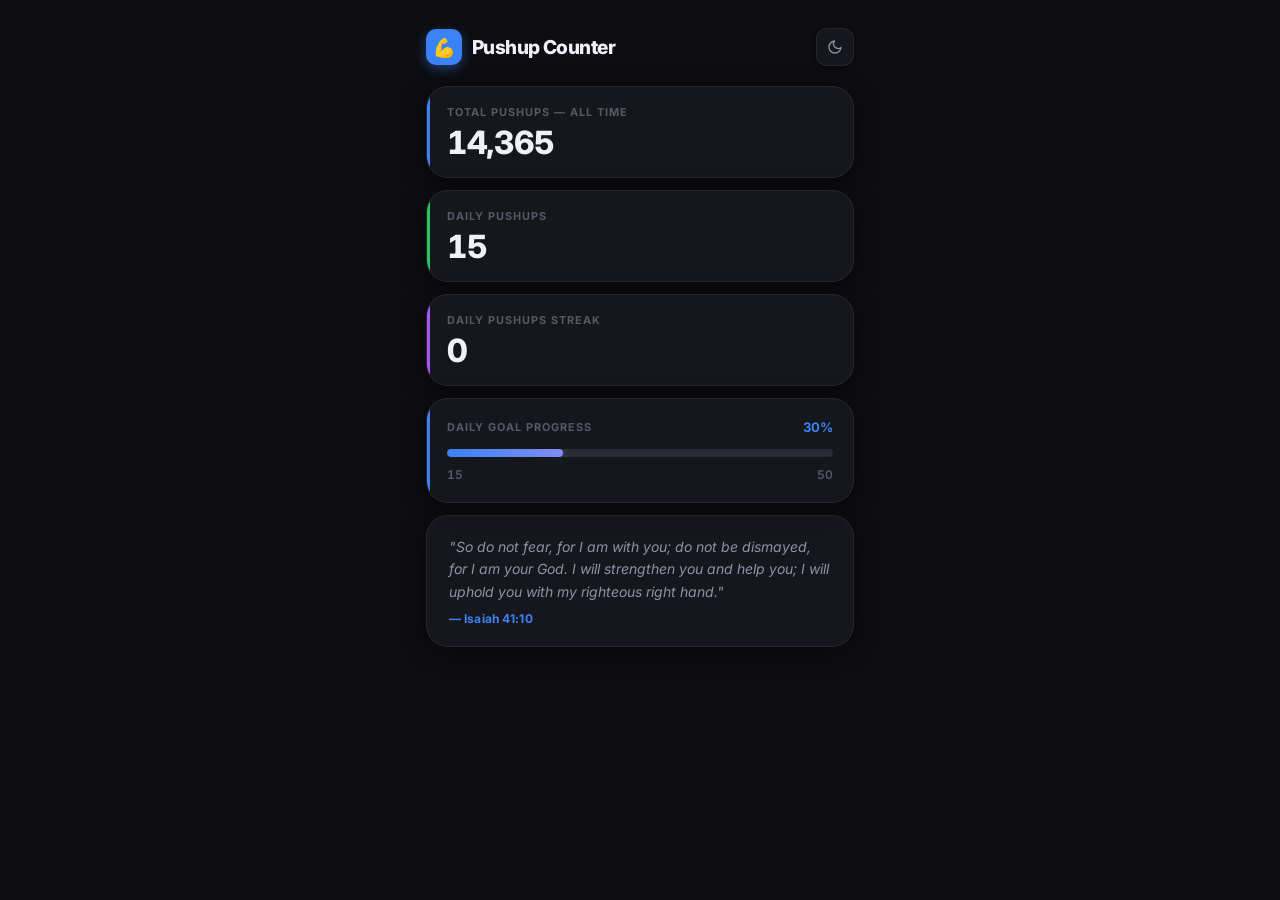
<file: index.html>
<!DOCTYPE html>
<html lang="en" data-theme="dark">
<head>
  <meta charset="UTF-8">
  <meta name="viewport" content="width=device-width, initial-scale=1.0">
  <title>Matthew // Pushup Counter</title>
  <link rel="preconnect" href="https://fonts.googleapis.com">
  <link rel="preconnect" href="https://fonts.gstatic.com" crossorigin>
  <link href="https://fonts.googleapis.com/css2?family=Inter:wght@300;400;500;600;700;800&display=swap" rel="stylesheet">
  <link rel="stylesheet" href="styles.css">
</head>
<body>
  <div class="app">

    <header>
      <div class="logo">
        <div class="logo-icon">💪</div>
        <span>Pushup Counter</span>
      </div>
      <div class="header-controls">
        <button class="icon-btn" id="theme-toggle" title="Toggle theme">
          <svg width="16" height="16" viewBox="0 0 24 24" fill="none" stroke="currentColor" stroke-width="2" stroke-linecap="round" stroke-linejoin="round">
            <path d="M21 12.79A9 9 0 1 1 11.21 3 7 7 0 0 0 21 12.79z"/>
          </svg>
        </button>
      </div>
    </header>

    <div class="stat-card" style="--accent-color: #3B82F6;">
      <div class="stat-label">Total Pushups — All Time</div>
      <div class="stat-value" id="stat-total">—</div>
    </div>

    <div class="stat-card" style="--accent-color: #22C55E;">
      <div class="stat-label">Daily Pushups</div>
      <div class="stat-value" id="stat-today">—</div>
    </div>

    <div class="stat-card" style="--accent-color: #A855F7;">
      <div class="stat-label">Daily Pushups Streak</div>
      <div class="stat-value" id="stat-streak">—<span class="stat-unit">Day</span></div>
    </div>

    <div class="progress-card">
      <div class="progress-header">
        <span class="progress-label">Daily Goal Progress</span>
        <span class="progress-pct" id="progress-pct">0%</span>
      </div>
      <div class="progress-track">
        <div class="progress-fill" id="progress-fill"></div>
      </div>
      <div class="progress-range">
        <span id="progress-range-start">0</span>
        <span id="progress-range-end">200</span>
      </div>
    </div>

    <div class="quote-card">
      <p class="quote-text" id="quote-text"></p>
      <span class="quote-author" id="quote-author"></span>
    </div>

  </div>

  <script src="app.js"></script>
</body>
</html>
</file>
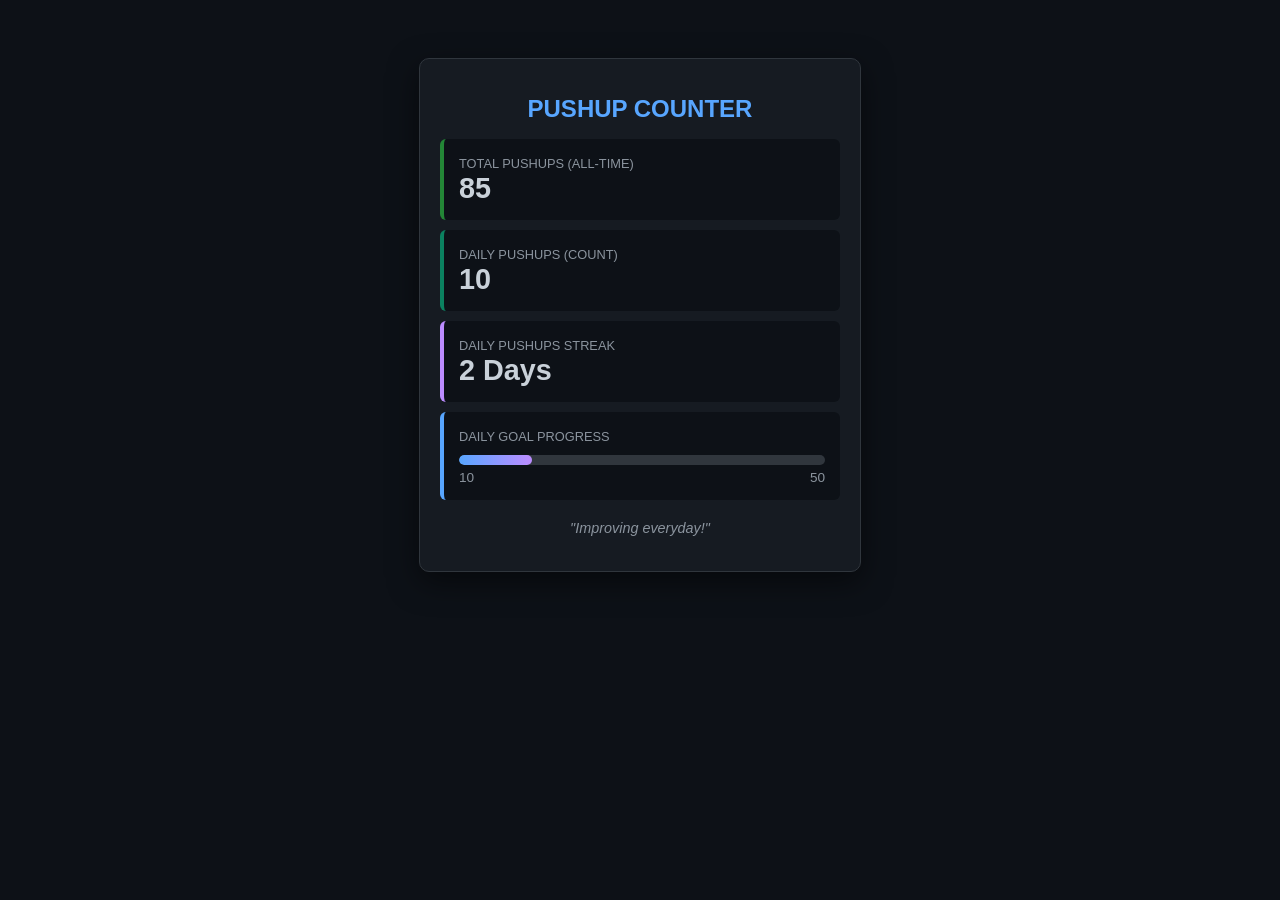
<file: pushupcounter.html>
<!DOCTYPE html>
<html lang="en">
<head>
    <meta charset="UTF-8">
    <title>Matthew // Pushup Counter</title>
    <style>
        body {
            background-color: #0d1117;
            color: #c9d1d9;
            font-family: 'Segoe UI', Tahoma, Geneva, Verdana, sans-serif;
            display: flex;
            justify-content: center;
            padding: 50px;
        }
        .container {
            width: 400px;
            background: #161b22;
            padding: 20px;
            border-radius: 10px;
            border: 1px solid #30363d;
            box-shadow: 0 10px 30px rgba(0,0,0,0.5);
        }
        h1 { color: #58a6ff; text-align: center; font-size: 1.5rem; }
        .stat-box {
            background: #0d1117;
            padding: 15px;
            margin: 10px 0;
            border-radius: 6px;
            border-left: 4px solid #238636;
        }
        .label { font-size: 0.8rem; color: #8b949e; text-transform: uppercase; }
        .value { font-size: 1.8rem; font-weight: bold; display: block; }
        
        /* Progress Bar Styles */
        .percentage-bar {
            height: 10px;
            background: #30363d;
            border-radius: 5px;
            margin-top: 10px;
            overflow: hidden;
        }
        .percentage-fill {
            height: 100%;
            width: 0%; /* Starts at 0, JS will update this */
            background: linear-gradient(90deg, #58a6ff, #bc8cff);
            border-radius: 5px;
            transition: width 0.5s ease-in-out; /* Makes the bar slide smoothly */
        }
        
        /* The alignment fix you asked for */
        .progress-labels {
            display: flex;
            justify-content: space-between;
            margin-top: 5px;
            font-size: 0.85rem;
            color: #8b949e;
        }

        .quote { font-style: italic; font-size: 0.9rem; color: #8b949e; text-align: center; margin-top: 20px; }
    </style>
</head>
<body>

<div class="container">
    <h1>PUSHUP COUNTER</h1>
    
    <div class="stat-box">
        <span class="label">Total Pushups (All-Time)</span>
        <span class="value">85</span> 
    </div>

    <div class="stat-box" style="border-left-color: #0b8160;">
        <span class="label">Daily Pushups (Count)</span>
        <span class="value" id="current-count">10</span>
    </div>

    <div class="stat-box" style="border-left-color: #bc8cff;">
        <span class="label">Daily Pushups Streak</span>
        <span class="value">2 Days</span>
    </div>

    <div class="stat-box" style="border-left-color: #58a6ff;">
        <span class="label">Daily Goal Progress</span>
        <div class="percentage-bar">
            <div class="percentage-fill" id="progress-fill"></div>
        </div>
        <div class="progress-labels">
            <span id="start-val">0</span>
            <span id="goal-val">50</span> </div>
    </div>

    <p class="quote">"Improving everyday!"</p>
</div>

<script>
    // 1. Get the numbers from the HTML
    const current = parseInt(document.getElementById('current-count').innerText);
    const goal = parseInt(document.getElementById('goal-val').innerText);
    
    // 2. Calculate the percentage
    // Formula: (Current / Goal) * 100
    let percentage = (current / goal) * 100;
    
    // 3. Cap it at 100% so the bar doesn't break the container
    if (percentage > 100) percentage = 100;

    // 4. Update the width of the bar and the "0" label to show current progress
    document.getElementById('progress-fill').style.width = percentage + "%";
    document.getElementById('start-val').innerText = current;
</script>

</body>
</html>
</file>
<file: styles.css>
*, *::before, *::after {
  box-sizing: border-box;
  margin: 0;
  padding: 0;
}

:root {
  --accent: #3B82F6;
  --accent-rgb: 59, 130, 246;
}

[data-theme="dark"] {
  --bg: #0D0D12;
  --surface: #16161D;
  --surface-2: #1E1E27;
  --surface-3: #2A2A36;
  --surface-4: #36364A;
  --text: #F0F0F8;
  --text-2: #9090A8;
  --text-3: #58586A;
  --border: rgba(255, 255, 255, 0.07);
  --shadow-sm: 0 1px 4px rgba(0, 0, 0, 0.4);
  --shadow-md: 0 4px 24px rgba(0, 0, 0, 0.45);
  --shadow-lg: 0 12px 48px rgba(0, 0, 0, 0.6);
}

[data-theme="light"] {
  --bg: #F0F4FF;
  --surface: #FFFFFF;
  --surface-2: #E8EEFF;
  --surface-3: #D8E3FF;
  --surface-4: #C4D4FF;
  --text: #18181F;
  --text-2: #5A5A70;
  --text-3: #ABABC0;
  --border: rgba(0, 0, 0, 0.07);
  --shadow-sm: 0 1px 4px rgba(0, 0, 0, 0.05);
  --shadow-md: 0 4px 24px rgba(0, 0, 0, 0.09);
  --shadow-lg: 0 12px 48px rgba(0, 0, 0, 0.14);
}

body {
  font-family: 'Inter', -apple-system, BlinkMacSystemFont, sans-serif;
  background: var(--bg);
  color: var(--text);
  min-height: 100vh;
  -webkit-font-smoothing: antialiased;
  transition: background 0.35s ease, color 0.35s ease;
}

.app {
  max-width: 460px;
  margin: 0 auto;
  padding: 28px 16px 60px;
  display: flex;
  flex-direction: column;
  gap: 12px;
}

/* ── Header ── */

header {
  display: flex;
  align-items: center;
  justify-content: space-between;
  margin-bottom: 8px;
}

.logo {
  display: flex;
  align-items: center;
  gap: 10px;
  font-size: 1.2rem;
  font-weight: 800;
  letter-spacing: -0.03em;
  color: var(--text);
  user-select: none;
}

.logo-icon {
  width: 36px;
  height: 36px;
  background: var(--accent);
  border-radius: 10px;
  display: flex;
  align-items: center;
  justify-content: center;
  font-size: 18px;
  box-shadow: 0 4px 12px rgba(var(--accent-rgb), 0.4);
  flex-shrink: 0;
}

.header-controls {
  display: flex;
  gap: 8px;
}

.icon-btn {
  width: 38px;
  height: 38px;
  border-radius: 11px;
  border: 1px solid var(--border);
  background: var(--surface);
  color: var(--text-2);
  cursor: pointer;
  display: flex;
  align-items: center;
  justify-content: center;
  transition: all 0.2s ease;
  box-shadow: var(--shadow-sm);
  flex-shrink: 0;
}

.icon-btn:hover {
  background: var(--surface-2);
  color: var(--text);
  border-color: rgba(var(--accent-rgb), 0.3);
}

/* ── Stat Card ── */

.stat-card {
  background: var(--surface);
  border-radius: 22px;
  padding: 18px 20px;
  border: 1px solid var(--border);
  box-shadow: var(--shadow-md);
  position: relative;
  overflow: hidden;
  transition: border-color 0.2s ease;
}

.stat-card::before {
  content: '';
  position: absolute;
  left: 0;
  top: 0;
  bottom: 0;
  width: 3px;
  background: var(--accent-color, var(--accent));
  border-radius: 3px 0 0 3px;
}

.stat-card:hover {
  border-color: rgba(var(--accent-rgb), 0.2);
}

.stat-label {
  font-size: 0.68rem;
  font-weight: 700;
  color: var(--text-3);
  text-transform: uppercase;
  letter-spacing: 0.09em;
  margin-bottom: 8px;
}

.stat-value {
  font-size: 2rem;
  font-weight: 800;
  letter-spacing: -0.04em;
  line-height: 1;
  color: var(--text);
  font-variant-numeric: tabular-nums;
}

.stat-unit {
  font-size: 0.85rem;
  font-weight: 600;
  color: var(--text-3);
  margin-left: 4px;
  letter-spacing: 0;
}

/* ── Progress Card ── */

.progress-card {
  background: var(--surface);
  border-radius: 22px;
  padding: 20px;
  border: 1px solid var(--border);
  box-shadow: var(--shadow-md);
  position: relative;
  overflow: hidden;
}

.progress-card::before {
  content: '';
  position: absolute;
  left: 0;
  top: 0;
  bottom: 0;
  width: 3px;
  background: var(--accent);
  border-radius: 3px 0 0 3px;
}

.progress-header {
  display: flex;
  align-items: center;
  justify-content: space-between;
  margin-bottom: 14px;
}

.progress-label {
  font-size: 0.68rem;
  font-weight: 700;
  color: var(--text-3);
  text-transform: uppercase;
  letter-spacing: 0.09em;
}

.progress-pct {
  font-size: 0.82rem;
  font-weight: 700;
  color: var(--accent);
}

.progress-track {
  height: 8px;
  background: var(--surface-3);
  border-radius: 4px;
  overflow: hidden;
  margin-bottom: 10px;
}

.progress-fill {
  height: 100%;
  width: 0%;
  background: linear-gradient(90deg, var(--accent), #818CF8);
  border-radius: 4px;
  transition: width 0.8s cubic-bezier(0.4, 0, 0.2, 1);
  box-shadow: 0 0 8px rgba(var(--accent-rgb), 0.4);
}

.progress-range {
  display: flex;
  justify-content: space-between;
  font-size: 0.75rem;
  font-weight: 600;
  color: var(--text-3);
  font-variant-numeric: tabular-nums;
}

/* ── Quote Card ── */

.quote-card {
  background: var(--surface);
  border-radius: 22px;
  padding: 20px 22px;
  border: 1px solid var(--border);
  box-shadow: var(--shadow-md);
  min-height: 80px;
  display: flex;
  flex-direction: column;
  justify-content: center;
  gap: 8px;
}

.quote-text {
  font-size: 0.875rem;
  font-style: italic;
  color: var(--text-2);
  line-height: 1.6;
}

.quote-author {
  font-size: 0.75rem;
  font-weight: 700;
  color: var(--accent);
  letter-spacing: 0.01em;
}

/* ── Scrollbar ── */

::-webkit-scrollbar { width: 5px; }
::-webkit-scrollbar-track { background: transparent; }
::-webkit-scrollbar-thumb { background: var(--surface-3); border-radius: 4px; }

/* ── Responsive ── */

@media (max-width: 400px) {
  .stat-value { font-size: 1.7rem; }
}
</file>
